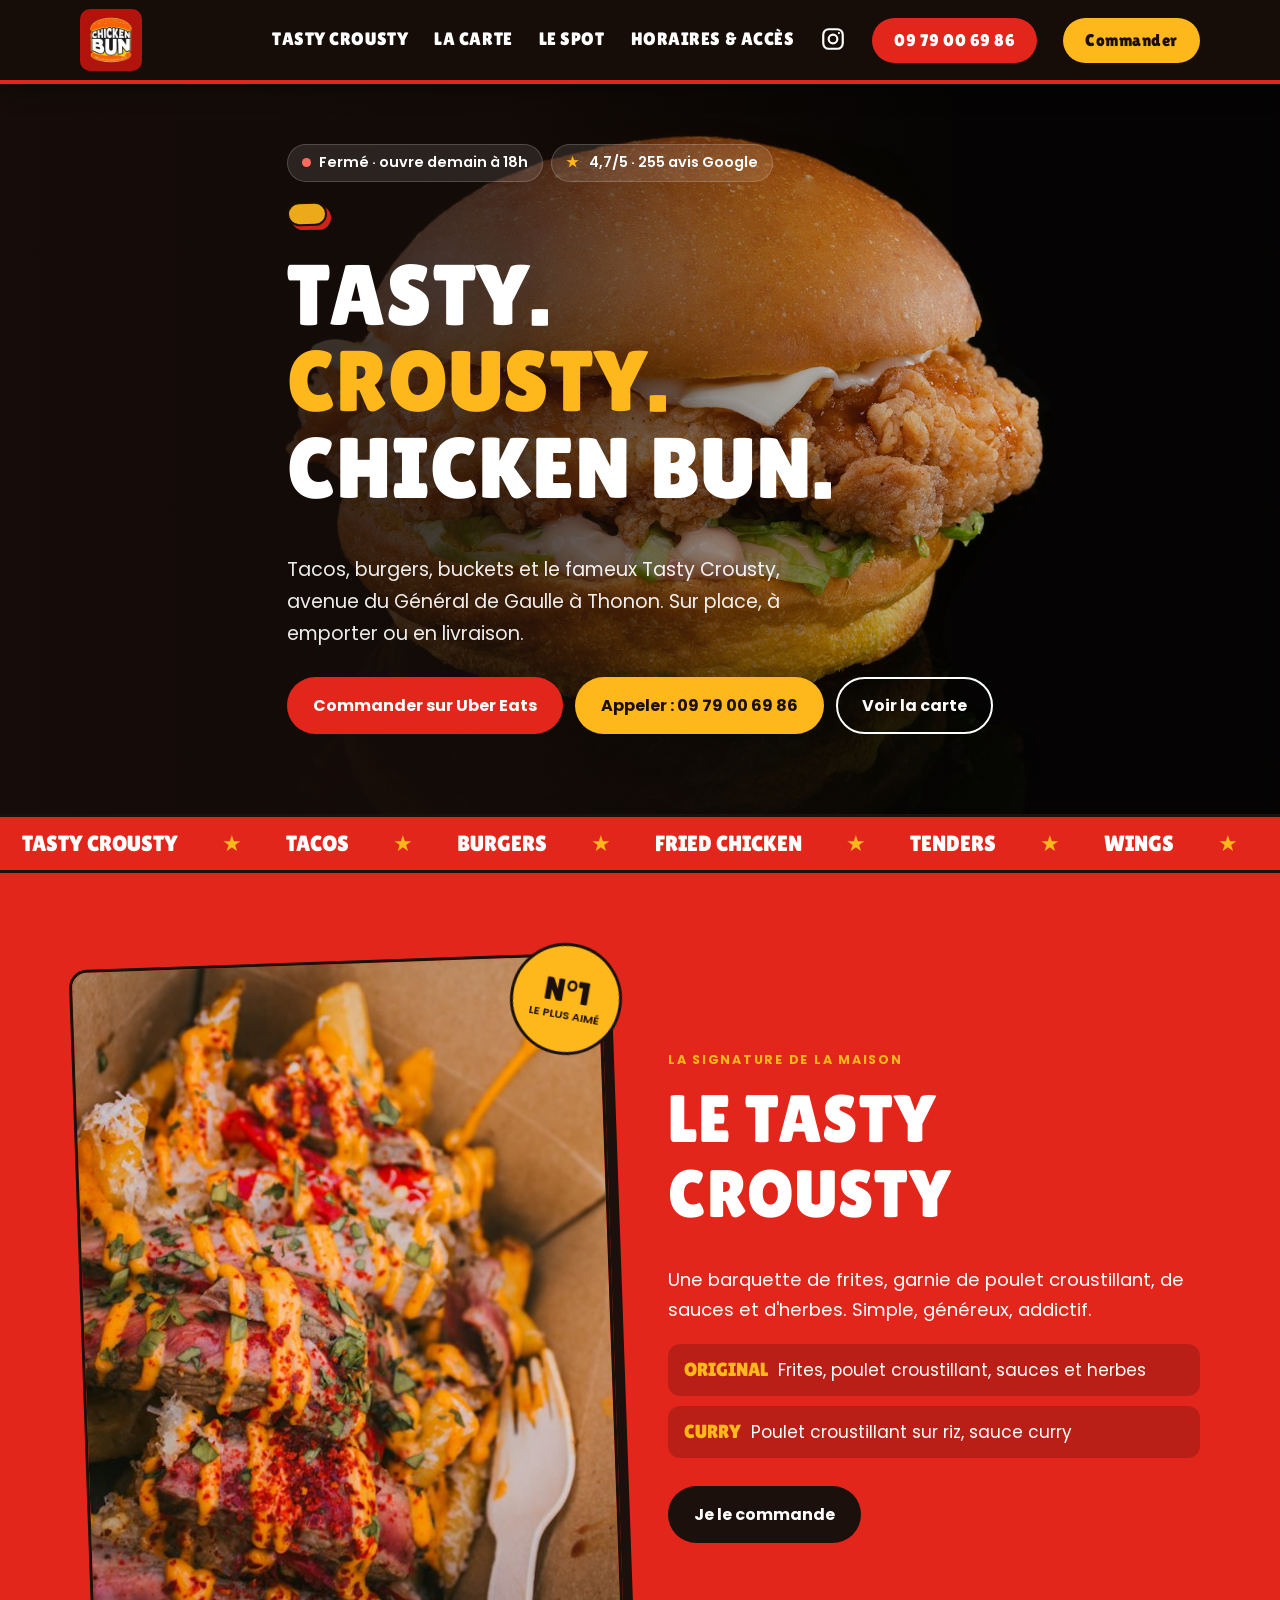
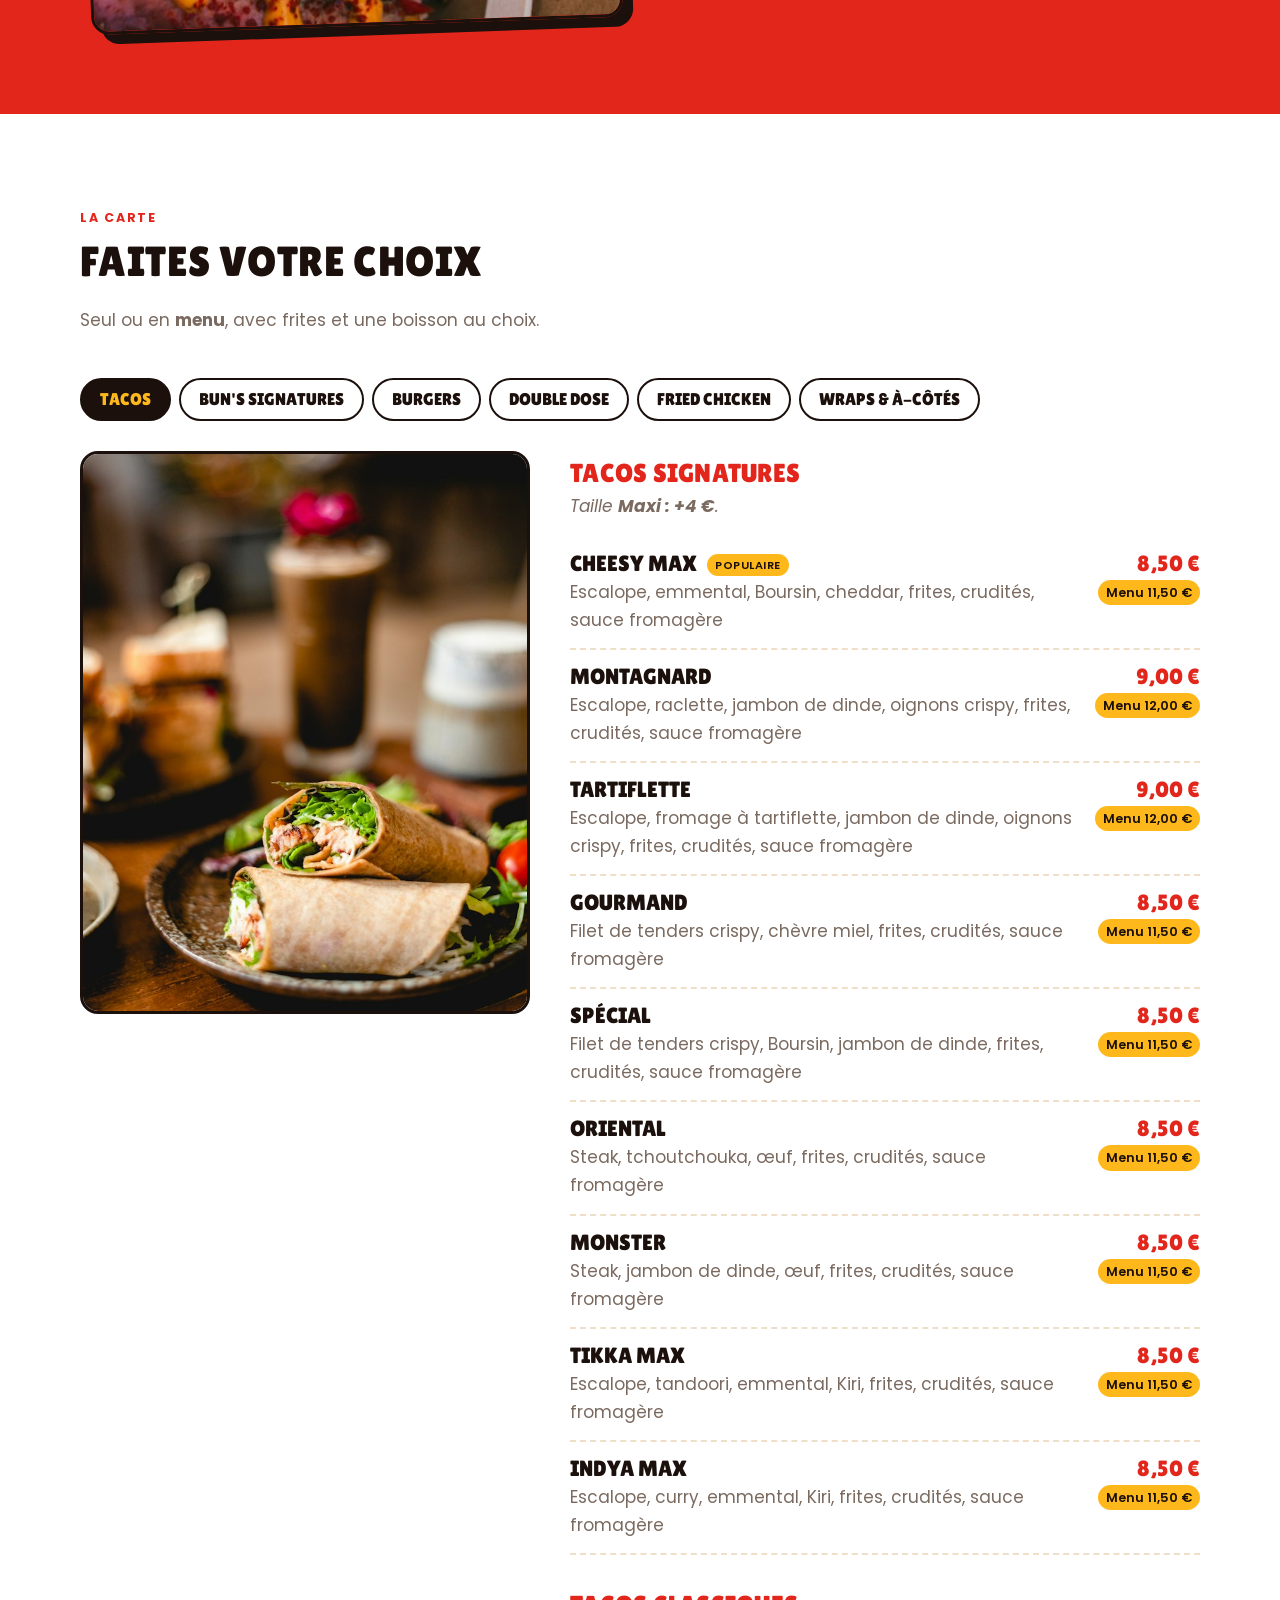
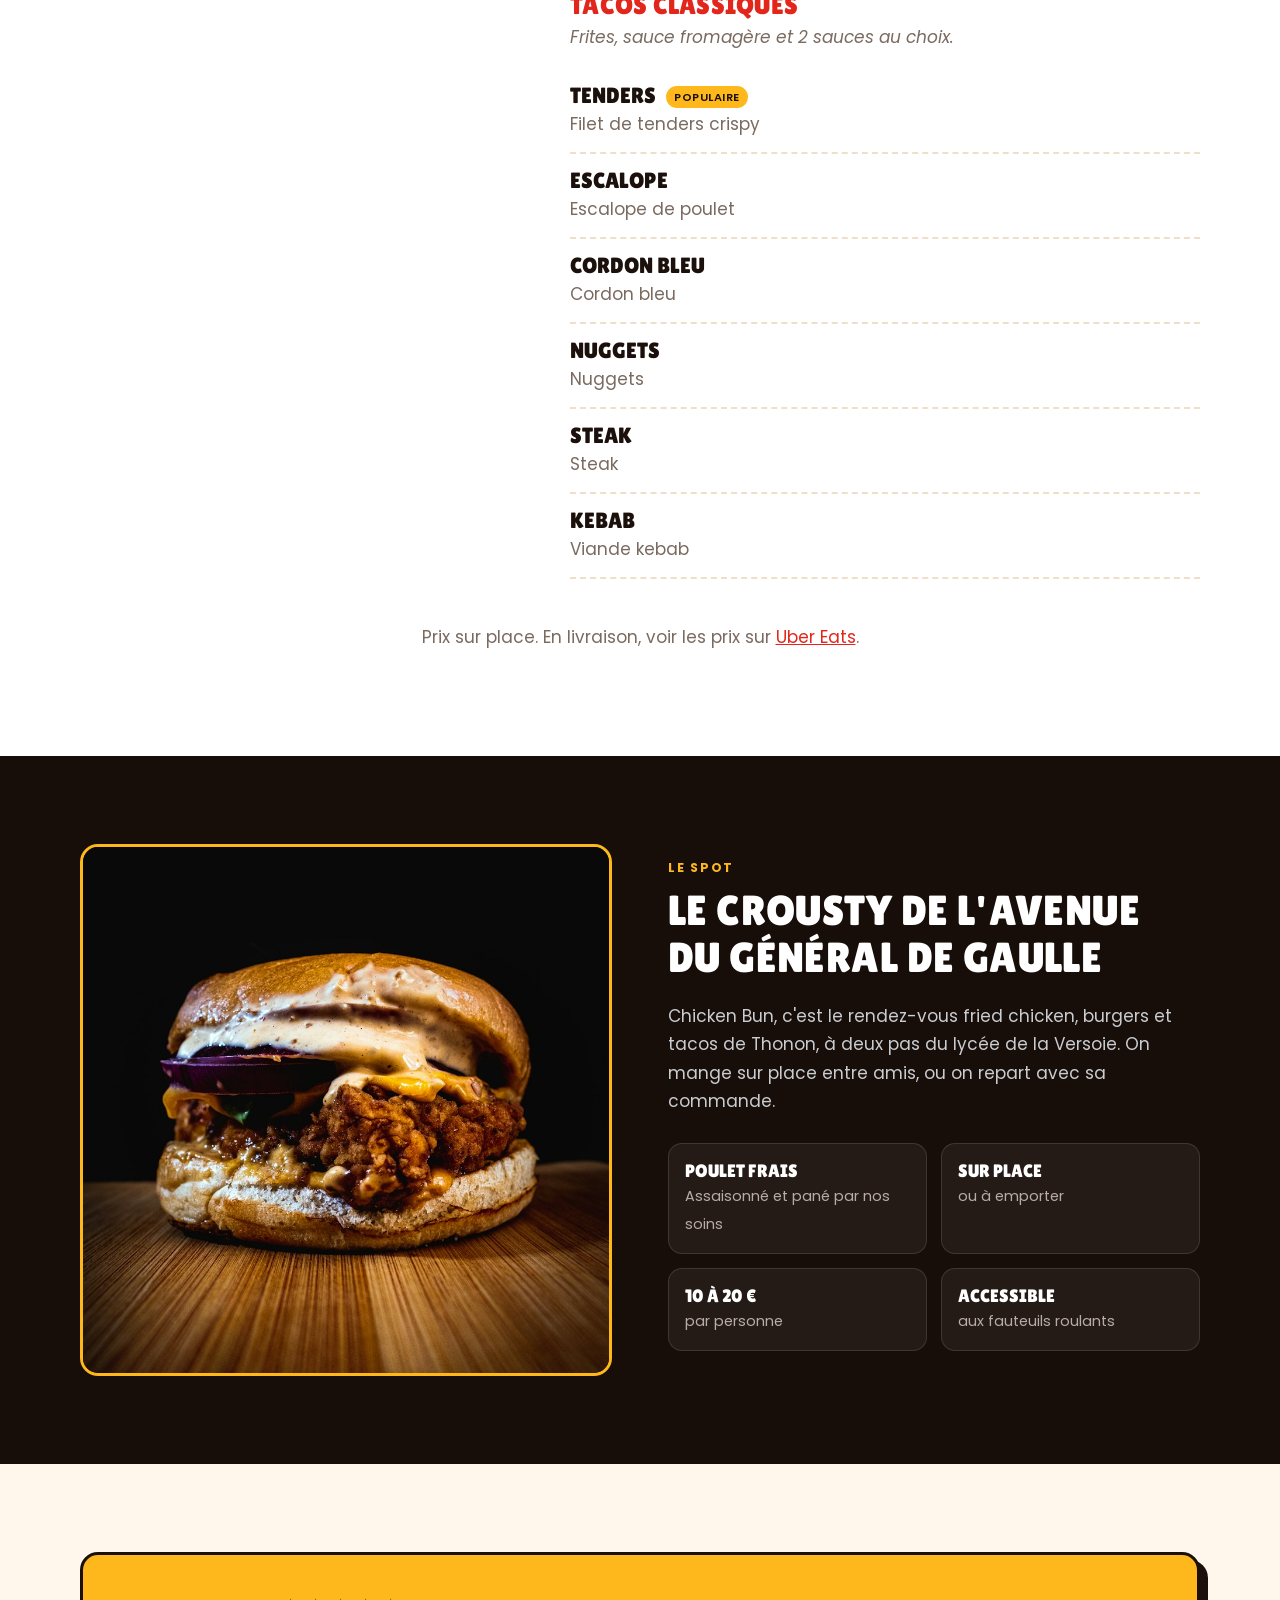
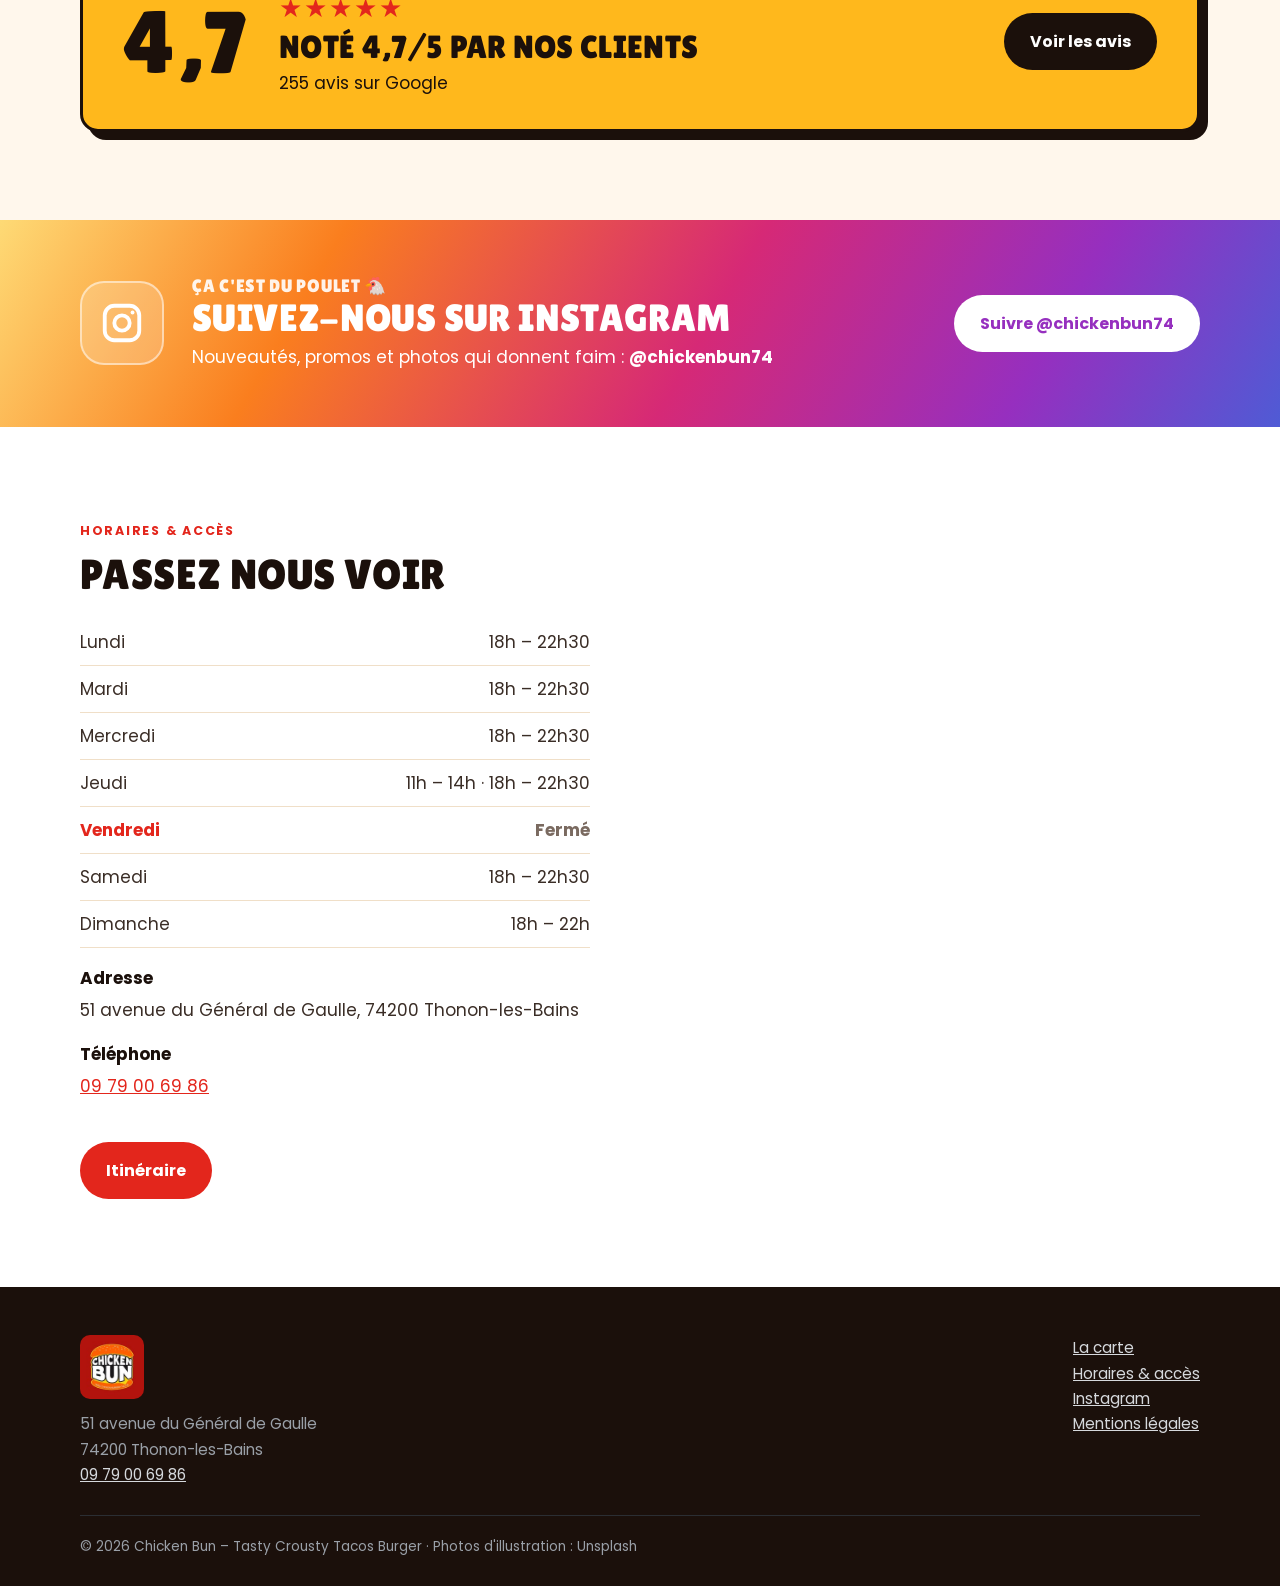
<file: index.html>
<!doctype html>
<html lang="fr">
<head>
  <meta charset="utf-8">
  <meta name="viewport" content="width=device-width, initial-scale=1">
  <title>Chicken Bun – Tacos, burgers et fried chicken à Thonon-les-Bains</title>
  <meta name="description" content="Chicken Bun, restauration rapide au 51 avenue du Général de Gaulle à Thonon-les-Bains : tacos, burgers, poulet croustillant. Sur place ou à emporter. 4,7/5 sur Google.">
  <!-- DÉMO : pas de référencement tant que le client n'a pas validé (retiré par /livrer) -->
  <meta name="robots" content="noindex, nofollow">
  <meta name="theme-color" content="#170d09">
  <link rel="canonical" href="https://poudretv.github.io/chicken-bun/">
  <meta property="og:type" content="website">
  <meta property="og:title" content="Chicken Bun – Thonon-les-Bains">
  <meta property="og:description" content="Tacos, burgers et fried chicken. Sur place ou à emporter.">
  <meta property="og:image" content="https://poudretv.github.io/chicken-bun/img/hero.jpg">
  <meta property="og:locale" content="fr_FR">
  <meta name="twitter:card" content="summary_large_image">
  <link rel="icon" href="img/favicon.svg" type="image/svg+xml">

  <link rel="preconnect" href="https://fonts.googleapis.com">
  <link rel="preconnect" href="https://fonts.gstatic.com" crossorigin>
  <link href="https://fonts.googleapis.com/css2?family=Lilita+One&family=Poppins:wght@400;500;600;700&display=swap" rel="stylesheet">
  <link rel="stylesheet" href="style.css">

  <!-- Infos lues par Google. Horaires et note : complétés par script.js depuis data/infos.json -->
  <script type="application/ld+json" id="ld-json">
  {
    "@context": "https://schema.org",
    "@type": "FastFoodRestaurant",
    "name": "Chicken Bun – Tasty Crousty Tacos Burger",
    "url": "https://poudretv.github.io/chicken-bun/",
    "image": "https://poudretv.github.io/chicken-bun/img/hero.jpg",
    "telephone": "+33979006986",
    "servesCuisine": ["Fried chicken", "Burgers", "Tacos"],
    "priceRange": "10-20 €",
    "sameAs": ["https://www.instagram.com/chickenbun74/", "https://www.ubereats.com/fr/store/chicken-bun/je0n2UGTXL2uMVBDOPB7uw"],
    "address": { "@type": "PostalAddress", "streetAddress": "51 avenue du Général de Gaulle", "postalCode": "74200", "addressLocality": "Thonon-les-Bains", "addressCountry": "FR" }
  }
  </script>
</head>
<body>

<header class="header" id="header">
  <div class="container header__inner">
    <a class="brand" href="#accueil" aria-label="Chicken Bun, retour en haut">
      <!-- Logo provisoire (petite taille) : demander le fichier en haute définition -->
      <img src="img/logo.png" alt="Chicken Bun" width="54" height="54">
    </a>
    <button class="burger" id="burger" aria-expanded="false" aria-controls="nav">Menu</button>
    <nav class="nav" id="nav" aria-label="Navigation principale">
      <a href="#tasty-crousty">Tasty Crousty</a>
      <a href="#carte">La carte</a>
      <a href="#spot">Le spot</a>
      <a href="#horaires">Horaires &amp; accès</a>
      <a data-lien="instagram" href="https://www.instagram.com/chickenbun74/" class="nav__ig" target="_blank" rel="noopener" aria-label="Chicken Bun sur Instagram"><svg width="22" height="22" viewBox="0 0 24 24" fill="none" stroke="currentColor" stroke-width="2" aria-hidden="true"><rect x="3" y="3" width="18" height="18" rx="5"/><circle cx="12" cy="12" r="4"/><circle cx="17.5" cy="6.5" r="1" fill="currentColor" stroke="none"/></svg><span>Instagram</span></a>
      <a data-tel href="tel:+33979006986" class="btn btn--primary nav__tel"><span data-tel-texte>09 79 00 69 86</span></a>
      <a data-lien="uber" href="https://www.ubereats.com/fr/store/chicken-bun/je0n2UGTXL2uMVBDOPB7uw" class="btn btn--accent" target="_blank" rel="noopener">Commander</a>
    </nav>
  </div>
</header>

<main>

  <!-- ===== HAUT DE PAGE ===== -->
  <section class="hero" id="accueil">
    <img class="hero__bg" data-photo="haut_de_page" src="img/hero.jpg" alt="" fetchpriority="high">
    <div class="container">
      <div class="hero__tags">
        <span class="tag" id="status"><span class="status-dot"></span><span id="status-text">Thonon-les-Bains</span></span>
        <span class="tag"><span class="stars" aria-hidden="true">★</span> <span><span data-champ="note_google">4,7</span>/5 · <span data-champ="nombre_avis_google">255</span> avis Google</span></span>
      </div>
      <p class="promo" id="promo" hidden></p>
      <h1>Tasty. <em>Crousty.</em> Chicken Bun.</h1>
      <p>Tacos, burgers, buckets et le fameux Tasty Crousty, avenue du Général de Gaulle à Thonon. Sur place, à emporter ou en livraison.</p>
      <div class="hero__actions">
        <a class="btn btn--primary" data-lien="uber" href="https://www.ubereats.com/fr/store/chicken-bun/je0n2UGTXL2uMVBDOPB7uw" target="_blank" rel="noopener">Commander sur Uber Eats</a>
        <a class="btn btn--accent" data-tel href="tel:+33979006986"><span>Appeler : <span data-tel-texte>09 79 00 69 86</span></span></a>
        <a class="btn btn--ghost" href="#carte">Voir la carte</a>
      </div>
    </div>
  </section>

  <!-- ===== BANDEAU ===== -->
  <div class="ticker" aria-hidden="true">
    <div class="ticker__track">
      <span>Tasty Crousty</span><span>Tacos</span><span>Burgers</span><span>Fried chicken</span><span>Tenders</span><span>Wings</span><span>Buckets</span><span>Sur place</span><span>À emporter</span>
      <span>Tasty Crousty</span><span>Tacos</span><span>Burgers</span><span>Fried chicken</span><span>Tenders</span><span>Wings</span><span>Buckets</span><span>Sur place</span><span>À emporter</span>
    </div>
  </div>

  <!-- ===== LE SIGNATURE ===== -->
  <section class="section signature" id="tasty-crousty">
    <div class="container signature__inner">
      <div class="signature__img reveal">
        <span class="signature__stamp">N°1<small>le plus aimé</small></span>
        <img data-photo="tasty_crousty" src="img/carte/tasty-crousty.jpg" alt="Barquette de frites garnies et nappées de sauce" loading="lazy">
      </div>
      <div class="reveal">
        <span class="kicker">La signature de la maison</span>
        <h2>Le Tasty Crousty</h2>
        <p class="signature__lead">Une barquette de frites, garnie de poulet croustillant, de sauces et d'herbes. Simple, généreux, addictif.</p>
        <ul class="signature__list">
          <li><strong>Original</strong><span>Frites, poulet croustillant, sauces et herbes</span></li>
          <li><strong>Curry</strong><span>Poulet croustillant sur riz, sauce curry</span></li>
        </ul>
        <a class="btn btn--primary" data-lien="uber" href="https://www.ubereats.com/fr/store/chicken-bun/je0n2UGTXL2uMVBDOPB7uw" target="_blank" rel="noopener">Je le commande</a>
      </div>
    </div>
  </section>

  <!-- ===== LA CARTE =====
       Contenu dans data/carte/*.json (modifiable par le client dans l'espace d'administration).
       Prix sur place, jamais ceux d'Uber Eats (majorés). -->
  <section class="section section--alt" id="carte">
    <div class="container">
      <div class="section-head reveal">
        <span class="kicker">La carte</span>
        <h2>Faites votre choix</h2>
        <p>Seul ou en <strong>menu</strong>, avec frites et une boisson au choix.</p>
      </div>

      <div class="menu-tabs" role="tablist" aria-label="Catégories de la carte">
        <button class="menu-tab" role="tab" aria-selected="true" aria-controls="m-tacos" data-photo="carte_tacos">Tacos</button>
        <button class="menu-tab" role="tab" aria-selected="false" aria-controls="m-buns" data-photo="carte_buns">Bun's signatures</button>
        <button class="menu-tab" role="tab" aria-selected="false" aria-controls="m-burgers" data-photo="carte_burgers">Burgers</button>
        <button class="menu-tab" role="tab" aria-selected="false" aria-controls="m-double" data-photo="carte_double_dose">Double dose</button>
        <button class="menu-tab" role="tab" aria-selected="false" aria-controls="m-chicken" data-photo="carte_fried_chicken">Fried chicken</button>
        <button class="menu-tab" role="tab" aria-selected="false" aria-controls="m-autres" data-photo="carte_a_cotes">Wraps &amp; à-côtés</button>
      </div>

      <div class="menu-board">
        <img class="menu-board__img" id="menu-img" src="img/carte/tacos.jpg" alt="" loading="lazy" width="700" height="525">

        <div class="menu-panel" id="m-tacos" role="tabpanel">
          <h3 class="menu-panel__title">Tacos signatures</h3>
          <p class="menu-panel__intro">Taille <strong>Maxi : +<span data-supplement="tacos_maxi">4</span> €</strong>.</p>
          <dl class="menu-list" data-carte="tacos-signatures"></dl>
          <h3 class="menu-panel__title">Tacos classiques</h3>
          <p class="menu-panel__intro">Frites, sauce fromagère et 2 sauces au choix.</p>
          <dl class="menu-list" data-carte="tacos-classiques"></dl>
        </div>

        <div class="menu-panel" id="m-buns" role="tabpanel" hidden>
          <dl class="menu-list" data-carte="buns"></dl>
        </div>

        <div class="menu-panel" id="m-burgers" role="tabpanel" hidden>
          <dl class="menu-list" data-carte="burgers"></dl>
        </div>

        <div class="menu-panel" id="m-double" role="tabpanel" hidden>
          <p class="menu-panel__intro">Deux burgers dans le même menu, <strong>servi avec frites et boisson</strong>.</p>
          <dl class="menu-list" data-carte="double-dose"></dl>
        </div>

        <div class="menu-panel" id="m-chicken" role="tabpanel" hidden>
          <p class="menu-panel__intro">Poulet frais, assaisonné et pané par nos soins.</p>
          <dl class="menu-list" data-carte="fried-chicken"></dl>
          <p class="menu-panel__intro">En menu : <strong>+<span data-supplement="menu_individuel">3</span> €</strong> (frites et boisson), Duo <strong>+<span data-supplement="menu_duo">5</span> €</strong> (2 frites, 2 boissons), Maxi <strong>+<span data-supplement="menu_maxi">6</span> €</strong> (4 frites, 1 grande bouteille).</p>
        </div>

        <div class="menu-panel" id="m-autres" role="tabpanel" hidden>
          <dl class="menu-list" data-carte="a-cotes"></dl>
        </div>
      </div>
      <p class="menu-note">Prix sur place. En livraison, voir les prix sur <a data-lien="uber" href="https://www.ubereats.com/fr/store/chicken-bun/je0n2UGTXL2uMVBDOPB7uw" target="_blank" rel="noopener">Uber Eats</a>.</p>
    </div>
  </section>
  <!-- ===== LE SPOT ===== -->
  <section class="section section--dark" id="spot">
    <div class="container spot">
      <img class="reveal" data-photo="le_spot" src="img/spot.jpg" alt="Burger au poulet croustillant" loading="lazy" width="900" height="900">
      <div class="reveal">
        <span class="kicker">Le spot</span>
        <h2>Le crousty de l'avenue du Général de Gaulle</h2>
        <p>Chicken Bun, c'est le rendez-vous fried chicken, burgers et tacos de Thonon, à deux pas du lycée de la Versoie.
        On mange sur place entre amis, ou on repart avec sa commande.</p>
        <ul class="facts">
          <li><strong>Poulet frais</strong><span>Assaisonné et pané par nos soins</span></li>
          <li><strong>Sur place</strong><span>ou à emporter</span></li>
          <li><strong>10 à 20 €</strong><span>par personne</span></li>
          <li><strong>Accessible</strong><span>aux fauteuils roulants</span></li>
        </ul>
      </div>
    </div>
  </section>

  <!-- ===== AVIS ===== -->
  <section class="section" id="avis">
    <div class="container">
      <div class="rating reveal">
        <div class="rating__score" data-champ="note_google">4,7</div>
        <div>
          <div class="stars" aria-hidden="true">★★★★★</div>
          <h2>Noté <span data-champ="note_google">4,7</span>/5 par nos clients</h2>
          <p><span data-champ="nombre_avis_google">255</span> avis sur Google</p>
          <!-- [[à confirmer : 3 avis réels à afficher, avec l'accord du restaurant]] -->
        </div>
        <a class="btn" href="https://www.google.com/maps/search/?api=1&query=Chicken+Bun+51+avenue+du+G%C3%A9n%C3%A9ral+de+Gaulle+Thonon-les-Bains">Voir les avis</a>
      </div>
    </div>
  </section>

  <!-- ===== INSTAGRAM ===== -->
  <section class="insta" aria-label="Instagram">
    <div class="container insta__inner reveal">
      <div class="insta__icon"><svg width="22" height="22" viewBox="0 0 24 24" fill="none" stroke="currentColor" stroke-width="2" aria-hidden="true"><rect x="3" y="3" width="18" height="18" rx="5"/><circle cx="12" cy="12" r="4"/><circle cx="17.5" cy="6.5" r="1" fill="currentColor" stroke="none"/></svg></div>
      <div>
        <p class="insta__kicker">Ça c'est du poulet 🐔</p>
        <h2>Suivez-nous sur Instagram</h2>
        <p>Nouveautés, promos et photos qui donnent faim : <strong>@chickenbun74</strong></p>
      </div>
      <a class="btn" data-lien="instagram" href="https://www.instagram.com/chickenbun74/" target="_blank" rel="noopener">Suivre @chickenbun74</a>
    </div>
  </section>

  <!-- ===== HORAIRES + ACCÈS ===== -->
  <section class="section section--alt" id="horaires">
    <div class="container contact">
      <div class="infos reveal">
        <span class="kicker">Horaires &amp; accès</span>
        <h2>Passez nous voir</h2>
        <table class="hours" id="hours" aria-label="Horaires d'ouverture"></table>
        <p class="hours-msg" id="hours-msg" hidden></p>
        <dl>
          <dt>Adresse</dt>
          <dd>51 avenue du Général de Gaulle, 74200 Thonon-les-Bains</dd>
          <dt>Téléphone</dt>
          <dd><a data-tel href="tel:+33979006986"><span data-tel-texte>09 79 00 69 86</span></a></dd>
        </dl>
        <a class="btn btn--primary" href="https://www.google.com/maps/dir/?api=1&destination=51+avenue+du+G%C3%A9n%C3%A9ral+de+Gaulle+74200+Thonon-les-Bains">Itinéraire</a>
      </div>
      <iframe class="map reveal" style="height:100%;min-height:380px;margin:0" title="Plan d'accès à Chicken Bun" loading="lazy"
        src="https://www.google.com/maps?q=Chicken+Bun,+51+avenue+du+G%C3%A9n%C3%A9ral+de+Gaulle,+74200+Thonon-les-Bains&output=embed"></iframe>
    </div>
  </section>

</main>

<footer class="footer">
  <div class="container">
    <div class="footer__inner">
      <div>
        <img src="img/logo.png" alt="Chicken Bun" width="64" height="64" loading="lazy">
        51 avenue du Général de Gaulle<br>74200 Thonon-les-Bains<br><a data-tel href="tel:+33979006986"><span data-tel-texte>09 79 00 69 86</span></a>
      </div>
      <div><a href="#carte">La carte</a><br><a href="#horaires">Horaires &amp; accès</a><br><a data-lien="instagram" href="https://www.instagram.com/chickenbun74/" target="_blank" rel="noopener">Instagram</a><br><a href="mentions-legales.html">Mentions légales</a></div>
    </div>
    <div class="footer__bottom">© <span id="year">2026</span> Chicken Bun – Tasty Crousty Tacos Burger · Photos d'illustration : Unsplash</div>
  </div>
</footer>

<div class="mobile-bar">
  <a data-tel href="tel:+33979006986">Appeler</a>
  <a href="https://www.google.com/maps/dir/?api=1&destination=51+avenue+du+G%C3%A9n%C3%A9ral+de+Gaulle+74200+Thonon-les-Bains">Itinéraire</a>
</div>

<script src="script.js"></script>
</body>
</html>
</file>
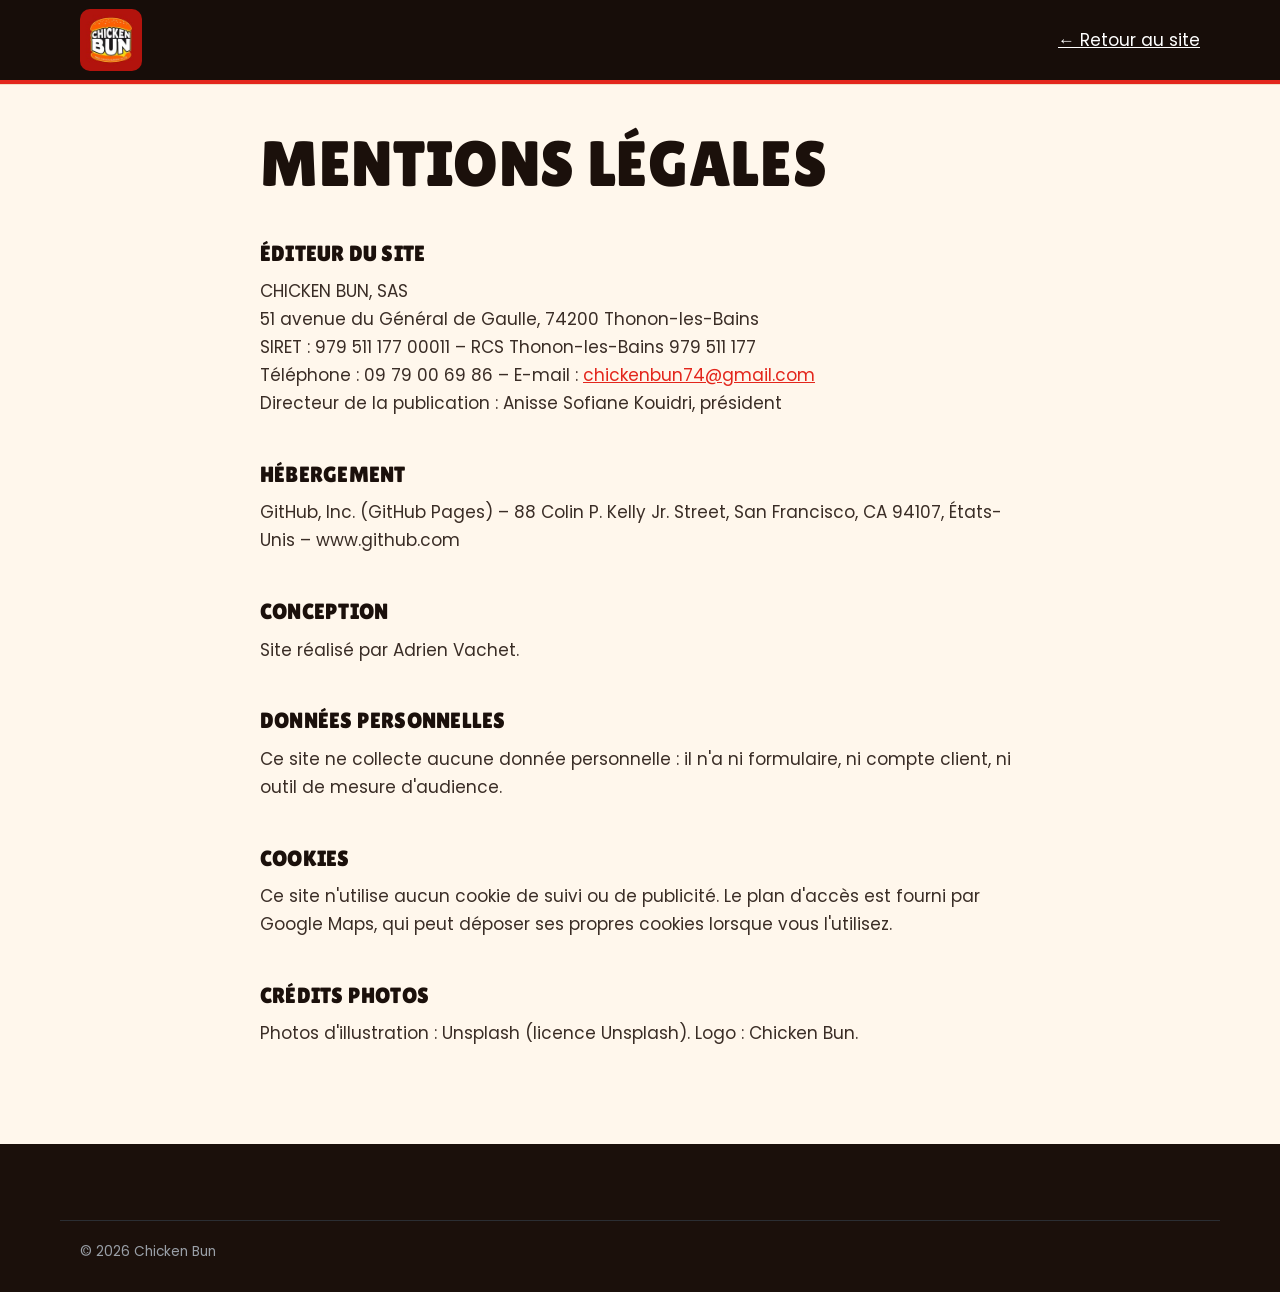
<file: mentions-legales.html>
<!doctype html>
<html lang="fr">
<head>
  <meta charset="utf-8">
  <meta name="viewport" content="width=device-width, initial-scale=1">
  <title>Mentions légales – Chicken Bun</title>
  <meta name="robots" content="noindex">
  <link rel="icon" href="img/favicon.svg" type="image/svg+xml">
  <link rel="preconnect" href="https://fonts.googleapis.com">
  <link rel="preconnect" href="https://fonts.gstatic.com" crossorigin>
  <link href="https://fonts.googleapis.com/css2?family=Lilita+One&family=Poppins:wght@400;500;600;700&display=swap" rel="stylesheet">
  <link rel="stylesheet" href="style.css">
</head>
<body class="simple">
<header class="header is-solid" id="header">
  <div class="container header__inner">
    <a class="brand" href="./"><img src="img/logo.png" alt="Chicken Bun" width="54" height="54"></a>
    <a href="./" style="color:#fff">← Retour au site</a>
  </div>
</header>

<main class="container page">
  <h1>Mentions légales</h1>

  <h2>Éditeur du site</h2>
  <p>CHICKEN BUN, SAS<!-- [[à confirmer : capital social]] --><br>
  51 avenue du Général de Gaulle, 74200 Thonon-les-Bains<br>
  SIRET : 979 511 177 00011 – RCS Thonon-les-Bains 979 511 177<br>
  Téléphone : 09 79 00 69 86 – E-mail : <a href="mailto:chickenbun74@gmail.com">chickenbun74@gmail.com</a><br>
  Directeur de la publication : Anisse Sofiane Kouidri, président</p>

  <h2>Hébergement</h2>
  <p>GitHub, Inc. (GitHub Pages) – 88 Colin P. Kelly Jr. Street, San Francisco, CA 94107, États-Unis – www.github.com</p>

  <h2>Conception</h2>
  <p>Site réalisé par Adrien Vachet.</p>

  <h2>Données personnelles</h2>
  <p>Ce site ne collecte aucune donnée personnelle : il n'a ni formulaire, ni compte client, ni outil de mesure d'audience.</p>

  <h2>Cookies</h2>
  <p>Ce site n'utilise aucun cookie de suivi ou de publicité. Le plan d'accès est fourni par Google Maps,
  qui peut déposer ses propres cookies lorsque vous l'utilisez.</p>

  <h2>Crédits photos</h2>
  <p>Photos d'illustration : Unsplash (licence Unsplash). Logo : Chicken Bun.</p>
</main>

<footer class="footer">
  <div class="container footer__bottom">© <span id="year">2026</span> Chicken Bun</div>
</footer>
<script src="script.js"></script>
</body>
</html>
</file>
<file: style.css>
/* ============================================================
   Chicken Bun – Thonon-les-Bains
   Couleurs reprises du logo : rouge, orange, jaune du pain.
   Styles propres au client à la fin du fichier.
   ============================================================ */

:root {
  /* --- Identité du client --- */
  --brand: #e3261c;          /* rouge du logo */
  --brand-dark: #b8170f;
  --accent: #ffb81c;         /* jaune / orange du pain */
  --font-title: "Lilita One", "Arial Black", sans-serif;
  --font-body: "Poppins", Arial, sans-serif;
  --radius: 18px;

  /* --- Neutres --- */
  --ink: #1b100b;
  --text: #3a2d26;
  --muted: #7a6a60;
  --bg: #fff7ec;
  --bg-2: #ffeed6;
  --white: #ffffff;
  --line: #f0dfc8;
  --dark: #170d09;
  --shadow: 0 10px 30px rgba(0, 0, 0, .07);
  --shadow-lg: 0 20px 50px rgba(0, 0, 0, .16);
  --max: 1160px;
  --header-h: 72px;
}

* { box-sizing: border-box; }
html { scroll-behavior: smooth; scroll-padding-top: calc(var(--header-h) + 12px); }
body {
  margin: 0;
  font-family: var(--font-body);
  font-size: 17px;
  line-height: 1.65;
  color: var(--text);
  background: var(--bg);
  -webkit-font-smoothing: antialiased;
}
img { display: block; max-width: 100%; height: auto; }
a { color: var(--brand); }
a:hover { color: var(--brand-dark); }
h1, h2, h3 { font-family: var(--font-title); color: var(--ink); line-height: 1.12; margin: 0 0 .5em; }
h1 { font-size: clamp(2.3rem, 5.5vw, 4rem); font-weight: 700; letter-spacing: -.02em; }
h2 { font-size: clamp(1.8rem, 3.6vw, 2.6rem); font-weight: 700; letter-spacing: -.01em; }
h3 { font-size: 1.2rem; font-weight: 700; }
p { margin: 0 0 1em; }

.container { max-width: var(--max); margin: 0 auto; padding: 0 20px; }
.section { padding: 88px 0; }
.section--alt { background: var(--white); }
.section--dark { background: var(--dark); color: #c9ccd1; }
.section--dark h2, .section--dark h3 { color: #fff; }
.kicker {
  display: inline-block;
  font-size: .78rem; font-weight: 700;
  text-transform: uppercase; letter-spacing: .14em;
  color: var(--brand);
  margin-bottom: 10px;
}
.section--dark .kicker { color: var(--accent); }
.section-head { max-width: 640px; margin-bottom: 44px; }
.section-head p { color: var(--muted); }
.section--dark .section-head p { color: #9aa0a8; }

/* ---------- Boutons ---------- */
.btn {
  display: inline-flex; align-items: center; justify-content: center; gap: 8px;
  padding: 14px 24px; border-radius: 999px; border: 2px solid transparent;
  font: 600 1rem var(--font-body); text-decoration: none; cursor: pointer;
  transition: background .2s, color .2s, transform .2s;
}
.btn:hover { transform: translateY(-1px); }
.btn--primary { background: var(--brand); color: #fff; }
.btn--primary:hover { background: var(--brand-dark); color: #fff; }
.btn--ghost { border-color: currentColor; color: #fff; }
.btn--ghost:hover { background: #fff; color: var(--ink); }

/* ---------- En-tête ---------- */
.header {
  position: fixed; inset: 0 0 auto; z-index: 50; height: var(--header-h);
  color: #fff; transition: background .25s, box-shadow .25s, color .25s;
}
.header.is-solid, body.menu-open .header { background: var(--white); color: var(--ink); box-shadow: 0 1px 0 var(--line); }
.header__inner { height: 100%; display: flex; align-items: center; justify-content: space-between; gap: 20px; }
.brand { font: 700 1.25rem var(--font-title); color: inherit; text-decoration: none; }
.brand img { max-height: 44px; width: auto; }
.nav { display: flex; align-items: center; gap: 28px; }
.nav a { color: inherit; text-decoration: none; font-weight: 500; }
.nav a:hover { color: var(--brand); }
.nav .btn { color: #fff; padding: 10px 18px; }
.burger { display: none; background: none; border: 0; color: inherit; font: 600 1rem var(--font-body); cursor: pointer; }

/* ---------- Haut de page ---------- */
.hero {
  position: relative; min-height: 88vh; display: flex; align-items: flex-end;
  padding: calc(var(--header-h) + 60px) 0 80px; color: #fff; overflow: hidden;
  isolation: isolate; /* garde la photo derrière le texte, même avec un fond de couleur */
}
.hero__bg { position: absolute; inset: 0; z-index: -2; width: 100%; height: 100%; object-fit: cover; }
.hero::before {
  content: ""; position: absolute; inset: 0; z-index: -1;
  background: linear-gradient(180deg, rgba(0,0,0,.35) 0%, rgba(0,0,0,.15) 40%, rgba(0,0,0,.7) 100%);
}
.hero h1 { color: #fff; max-width: 14ch; }
.hero p { font-size: 1.2rem; max-width: 560px; opacity: .92; }
.hero__actions { display: flex; flex-wrap: wrap; gap: 12px; margin-top: 28px; }
.hero__rating { display: inline-flex; align-items: center; gap: 8px; margin-bottom: 18px; font-weight: 600; }
.stars { color: var(--accent); letter-spacing: 2px; }

/* ---------- Atouts (bandeau sous le haut de page) ---------- */
.perks { background: var(--white); border-bottom: 1px solid var(--line); }
.perks__list { display: grid; grid-template-columns: repeat(auto-fit, minmax(200px, 1fr)); gap: 0; margin: 0; padding: 0; list-style: none; }
.perks__list li { padding: 26px 20px; border-left: 1px solid var(--line); }
.perks__list li:first-child { border-left: 0; }
.perks__list strong { display: block; font: 700 1.05rem var(--font-title); color: var(--ink); }
.perks__list span { color: var(--muted); font-size: .95rem; }

/* ---------- Services ---------- */
.cards { display: grid; grid-template-columns: repeat(auto-fit, minmax(260px, 1fr)); gap: 22px; }
.card {
  background: var(--white); border: 1px solid var(--line); border-radius: var(--radius);
  padding: 28px; box-shadow: var(--shadow); display: flex; flex-direction: column;
}
.card__icon {
  width: 48px; height: 48px; border-radius: 12px; display: grid; place-items: center;
  background: color-mix(in srgb, var(--brand) 12%, transparent); color: var(--brand); margin-bottom: 18px;
}
.card p { color: var(--muted); flex: 1; }
.card__price { font-weight: 700; color: var(--ink); }

/* ---------- À propos ---------- */
.about { display: grid; grid-template-columns: 1fr 1fr; gap: 56px; align-items: center; }
.about img { border-radius: var(--radius); box-shadow: var(--shadow-lg); aspect-ratio: 4 / 5; object-fit: cover; width: 100%; }
.about ul { padding-left: 1.2em; }

/* ---------- Galerie ---------- */
.gallery { display: grid; grid-template-columns: repeat(auto-fill, minmax(220px, 1fr)); gap: 12px; }
.gallery a { display: block; border-radius: 10px; overflow: hidden; }
.gallery img { width: 100%; aspect-ratio: 1; object-fit: cover; transition: transform .4s; }
.gallery a:hover img { transform: scale(1.04); }
.lightbox {
  position: fixed; inset: 0; z-index: 100; background: rgba(0,0,0,.88);
  display: none; place-items: center; padding: 20px;
}
.lightbox.open { display: grid; }
.lightbox img { max-height: 88vh; border-radius: 8px; }

/* ---------- Avis ---------- */
.reviews { display: grid; grid-template-columns: repeat(auto-fit, minmax(260px, 1fr)); gap: 20px; }
.review { background: rgba(255,255,255,.05); border: 1px solid rgba(255,255,255,.1); border-radius: var(--radius); padding: 26px; margin: 0; }
.review p { color: #e6e8eb; }
.review footer { color: #9aa0a8; font-size: .92rem; }

/* ---------- Infos pratiques + contact ---------- */
.contact { display: grid; grid-template-columns: 1fr 1.1fr; gap: 48px; }
.infos dl { margin: 0 0 24px; }
.infos dt { font-weight: 700; color: var(--ink); margin-top: 16px; }
.infos dd { margin: 4px 0 0; }
.hours { width: 100%; border-collapse: collapse; }
.hours td { padding: 6px 0; border-bottom: 1px solid var(--line); }
.hours td:last-child { text-align: right; }
.map { width: 100%; height: 260px; border: 0; border-radius: var(--radius); margin-top: 12px; }
.form { background: var(--white); border: 1px solid var(--line); border-radius: var(--radius); padding: 30px; box-shadow: var(--shadow); display: grid; gap: 16px; }
.form label { display: grid; gap: 6px; font-weight: 600; font-size: .95rem; color: var(--ink); }
.form input, .form textarea, .form select {
  font: inherit; padding: 12px 14px; border: 1px solid var(--line); border-radius: 10px; background: var(--bg);
}
.form input:focus, .form textarea:focus { outline: 2px solid var(--brand); outline-offset: 1px; }
.form .consent { display: flex; gap: 10px; align-items: flex-start; font-weight: 400; color: var(--muted); }
.form .consent input { margin-top: 5px; }
.form__msg { margin: 0; font-weight: 600; color: #b42318; }
.form__msg.ok { color: var(--brand); }
.hidden { display: none; }

/* ---------- Pied de page ---------- */
.footer { background: var(--dark); color: #9aa0a8; padding: 48px 0 28px; font-size: .95rem; }
.footer a { color: #d6d9dd; }
.footer__inner { display: flex; flex-wrap: wrap; justify-content: space-between; gap: 20px; }
.footer__bottom { border-top: 1px solid #2b2e33; margin-top: 28px; padding-top: 20px; font-size: .85rem; }

/* ---------- Barre d'action mobile (Appeler / Itinéraire) ---------- */
.mobile-bar { display: none; }

/* ---------- Pages simples (mentions légales, 404) ---------- */
.page { padding: calc(var(--header-h) + 48px) 0 80px; max-width: 760px; }
.page h2 { font-size: 1.4rem; margin-top: 2em; }
body.simple .header { background: var(--white); color: var(--ink); box-shadow: 0 1px 0 var(--line); }

/* ---------- Apparition au défilement ---------- */
.reveal { opacity: 0; transform: translateY(18px); transition: opacity .7s, transform .7s; }
.reveal.is-visible { opacity: 1; transform: none; }
@media (prefers-reduced-motion: reduce) {
  html { scroll-behavior: auto; }
  .reveal { opacity: 1; transform: none; transition: none; }
}

/* ---------- Mobile ---------- */
@media (max-width: 860px) {
  .section { padding: 64px 0; }
  .burger { display: block; }
  .nav {
    position: fixed; inset: var(--header-h) 0 auto; background: var(--white); color: var(--ink);
    flex-direction: column; align-items: stretch; gap: 0; padding: 8px 20px 20px;
    box-shadow: 0 12px 24px rgba(0,0,0,.08); display: none;
  }
  body.menu-open .nav { display: flex; }
  .nav a { padding: 14px 0; border-bottom: 1px solid var(--line); }
  .nav .btn { margin-top: 14px; border: 0; }
  .about, .contact { grid-template-columns: 1fr; gap: 32px; }
  .perks__list li { border-left: 0; border-top: 1px solid var(--line); }
  .perks__list li:first-child { border-top: 0; }
  .mobile-bar {
    display: grid; grid-template-columns: 1fr 1fr; position: fixed; inset: auto 0 0; z-index: 40;
    background: var(--white); box-shadow: 0 -4px 16px rgba(0,0,0,.08);
  }
  .mobile-bar a { padding: 14px; text-align: center; font-weight: 700; text-decoration: none; }
  .mobile-bar a:first-child { background: var(--brand); color: #fff; }
  body { padding-bottom: 52px; }
}

/* ============================================================
   Styles propres à Chicken Bun
   ============================================================ */

/* Lilita One n'existe qu'en une graisse : pas de faux gras */
h1, h2, h3, .brand, .perks__list strong { font-weight: 400; letter-spacing: .01em; }
h1 { text-transform: uppercase; line-height: 1; }
h2 { text-transform: uppercase; }

.btn { font-weight: 700; }
.btn--accent { background: var(--accent); color: var(--ink); }
.btn--accent:hover { background: #ffc94d; color: var(--ink); }

/* En-tête : logo rond */
.brand img { max-height: 54px; border-radius: 10px; }
.header { color: #fff; }
.header.is-solid { background: var(--dark); color: #fff; box-shadow: none; }
body.menu-open .header { background: var(--dark); color: #fff; }
.nav a:hover { color: var(--accent); }

/* Haut de page : texte à gauche sur fond noir de la photo */
.hero { align-items: center; background: var(--dark); }
.hero__bg { object-position: 70% center; }
.hero::before { background: linear-gradient(90deg, rgba(23,13,9,.95) 0%, rgba(23,13,9,.75) 40%, rgba(23,13,9,.1) 75%); }
.hero h1 { max-width: 11ch; font-size: clamp(2.8rem, 7vw, 5.4rem); }
.hero h1 em { font-style: normal; color: var(--accent); }
.hero__tags { display: flex; flex-wrap: wrap; gap: 8px; margin-bottom: 20px; }
.tag {
  display: inline-flex; align-items: center; gap: 8px; padding: 6px 14px; border-radius: 999px;
  background: rgba(255,255,255,.1); border: 1px solid rgba(255,255,255,.18); font-size: .9rem; font-weight: 600;
}
.status-dot { width: 9px; height: 9px; border-radius: 50%; background: #9a8f88; }
.is-open .status-dot { background: #3ddc84; box-shadow: 0 0 0 4px rgba(61,220,132,.2); }
.is-closed .status-dot { background: #ff6b5e; }

/* Bandeau rouge qui défile */
.ticker { background: var(--brand); color: #fff; overflow: hidden; white-space: nowrap; border-block: 3px solid var(--ink); }
.ticker__track { display: inline-flex; animation: ticker 28s linear infinite; }
.ticker span { font: 1.35rem var(--font-title); text-transform: uppercase; padding: 14px 22px; }
.ticker span::after { content: "★"; color: var(--accent); margin-left: 44px; }
@keyframes ticker { to { transform: translateX(-50%); } }
@media (prefers-reduced-motion: reduce) { .ticker__track { animation: none; } }

/* La carte : cartes avec photo */
.menu-grid { display: grid; grid-template-columns: repeat(auto-fill, minmax(250px, 1fr)); gap: 22px; }
.dish {
  position: relative; background: var(--white); border-radius: var(--radius); overflow: hidden;
  box-shadow: var(--shadow); border: 2px solid var(--ink); transition: transform .25s, box-shadow .25s;
}
.dish:hover { transform: translateY(-4px) rotate(-.4deg); box-shadow: 6px 8px 0 var(--ink); }
.dish img { width: 100%; aspect-ratio: 4 / 3; object-fit: cover; }
.dish__body { padding: 18px 20px 22px; }
.dish h3 { font-size: 1.5rem; text-transform: uppercase; margin-bottom: .25em; color: var(--brand); }
.dish p { color: var(--muted); margin: 0; font-size: .95rem; }
.dish__badge {
  position: absolute; top: 14px; left: 14px; background: var(--accent); color: var(--ink);
  font: .85rem var(--font-title); text-transform: uppercase; padding: 5px 12px; border-radius: 999px; border: 2px solid var(--ink);
}
.menu-note { margin-top: 28px; text-align: center; color: var(--muted); }

/* Le spot */
.spot { display: grid; grid-template-columns: 1fr 1fr; gap: 56px; align-items: center; }
.spot img { border-radius: var(--radius); aspect-ratio: 1; object-fit: cover; width: 100%; border: 3px solid var(--accent); }
.facts { display: grid; grid-template-columns: 1fr 1fr; gap: 14px; margin-top: 28px; padding: 0; list-style: none; }
.facts li { background: rgba(255,255,255,.06); border: 1px solid rgba(255,255,255,.12); border-radius: 14px; padding: 16px; }
.facts strong { display: block; color: #fff; font: 1.15rem var(--font-title); text-transform: uppercase; }
.facts span { font-size: .9rem; color: #b9aca4; }

/* Avis Google */
.rating { display: grid; grid-template-columns: auto 1fr auto; gap: 32px; align-items: center; background: var(--accent); border: 3px solid var(--ink); border-radius: var(--radius); padding: 32px 40px; box-shadow: 8px 8px 0 var(--ink); }
.rating__score { font: clamp(3.5rem, 8vw, 5.5rem) var(--font-title); color: var(--ink); line-height: 1; }
.rating .stars { color: var(--brand); font-size: 1.6rem; }
.rating h2 { margin: 0; font-size: clamp(1.4rem, 3vw, 2rem); }
.rating p { margin: 4px 0 0; color: var(--ink); }
.rating .btn { background: var(--ink); color: #fff; }

/* Horaires : jour en cours mis en avant */
.hours td { padding: 9px 0; }
.hours tr.today td { color: var(--brand); font-weight: 700; }
.hours tr.closed td:last-child { color: var(--muted); }
.infos .btn { margin-top: 18px; }

/* Pied de page */
.footer { background: var(--ink); }
.footer img { border-radius: 10px; margin-bottom: 12px; }

@media (max-width: 860px) {
  .hero::before { background: linear-gradient(180deg, rgba(23,13,9,.55) 0%, rgba(23,13,9,.85) 55%, rgba(23,13,9,.97) 100%); }
  .hero { align-items: flex-end; }
  .spot { grid-template-columns: 1fr; gap: 32px; }
  .rating { grid-template-columns: 1fr; text-align: center; gap: 12px; padding: 28px 22px; }
  .nav { background: var(--dark); color: #fff; }
  .nav a { border-color: rgba(255,255,255,.12); }
}

body.simple .header { background: var(--dark); color: #fff; }
body.simple .header a { color: #fff; }

/* Le Tasty Crousty (plat signature) */
.signature { background: var(--brand); color: #fff; overflow: hidden; }
.signature h2 { color: #fff; font-size: clamp(2.4rem, 6vw, 4.2rem); }
.signature .kicker { color: var(--accent); }
.signature__inner { display: grid; grid-template-columns: 1fr 1fr; gap: 56px; align-items: center; }
.signature__img { position: relative; }
.signature__img img { border-radius: var(--radius); border: 3px solid var(--ink); box-shadow: 10px 10px 0 var(--ink); transform: rotate(-2deg); width: 100%; }
.signature__stamp {
  position: absolute; z-index: 1; top: -18px; right: -10px; width: 112px; height: 112px; border-radius: 50%;
  display: grid; place-content: center; text-align: center; background: var(--accent); color: var(--ink);
  border: 3px solid var(--ink); font: 2rem var(--font-title); line-height: 1; transform: rotate(10deg);
}
.signature__stamp small { font: 600 .7rem var(--font-body); text-transform: uppercase; }
.signature__lead { font-size: 1.15rem; }
.signature__list { list-style: none; padding: 0; margin: 0 0 28px; display: grid; gap: 10px; }
.signature__list li { background: rgba(0,0,0,.18); border-radius: 12px; padding: 12px 16px; }
.signature__list strong { font: 1.2rem var(--font-title); text-transform: uppercase; color: var(--accent); margin-right: 10px; }
.signature .btn--primary { background: var(--ink); }
.signature .btn--primary:hover { background: #000; }

/* La carte : onglets + liste */
.menu-tabs { display: flex; gap: 8px; overflow-x: auto; padding-bottom: 6px; margin-bottom: 24px; scrollbar-width: thin; }
.menu-tab {
  flex: none; font: 1.05rem var(--font-title); text-transform: uppercase; padding: 10px 18px; border-radius: 999px;
  border: 2px solid var(--ink); background: var(--white); color: var(--ink); cursor: pointer;
}
.menu-tab[aria-selected="true"] { background: var(--ink); color: var(--accent); }
.menu-board { display: grid; grid-template-columns: 5fr 7fr; gap: 40px; align-items: start; }
.menu-board__img { width: 100%; aspect-ratio: 4 / 5; object-fit: cover; border-radius: var(--radius); border: 3px solid var(--ink); position: sticky; top: calc(var(--header-h) + 20px); }
.menu-panel__intro { color: var(--muted); font-style: italic; }
.menu-list { margin: 0 0 16px; }
.menu-list > div { padding: 14px 0; border-bottom: 2px dashed var(--line); }
.menu-list dt { font: 1.35rem var(--font-title); text-transform: uppercase; color: var(--ink); }
.menu-list dt em {
  font: 600 .7rem var(--font-body); font-style: normal; text-transform: uppercase; letter-spacing: .05em;
  background: var(--accent); color: var(--ink); padding: 3px 8px; border-radius: 999px; vertical-align: middle; margin-left: 6px;
}
.menu-list dt em.hot { background: var(--brand); color: #fff; }
.menu-list dd { margin: 2px 0 0; color: var(--muted); }

@media (max-width: 860px) {
  .signature__inner, .menu-board { grid-template-columns: 1fr; gap: 32px; }
  .menu-board__img { position: static; aspect-ratio: 16 / 9; }
  .signature__stamp { width: 92px; height: 92px; font-size: 1.6rem; right: 0; }
}.signature__img img { aspect-ratio: 4 / 5; object-fit: cover; }
@media (max-width: 860px) { .signature__img img { aspect-ratio: 4 / 3; } }

/* Carte : prix à droite de chaque plat */
.menu-list > div { display: grid; grid-template-columns: 1fr auto; column-gap: 16px; align-items: start; }
.menu-list dt, .menu-list dd { grid-column: 1; }
.menu-list .price { grid-column: 2; grid-row: 1 / span 2; text-align: right; white-space: nowrap; }
.price b { display: block; font: 1.35rem var(--font-title); color: var(--brand); }
.price small { display: block; font-size: .8rem; font-weight: 600; color: var(--ink); background: var(--accent); border-radius: 999px; padding: 2px 8px; margin-top: 4px; }
.menu-panel__title { font-size: 1.6rem; text-transform: uppercase; color: var(--brand); margin: 8px 0 0; }
.menu-panel__title + .menu-panel__intro { margin-top: 4px; }
.menu-list + .menu-panel__title { margin-top: 36px; }
/* Instagram */
.nav__ig { display: inline-flex; align-items: center; gap: 6px; }
.nav__ig span { display: none; }
.insta { background: linear-gradient(120deg, #feda75 0%, #fa7e1e 25%, #d62976 55%, #962fbf 80%, #4f5bd5 100%); color: #fff; padding: 56px 0; }
.insta__inner { display: grid; grid-template-columns: auto 1fr auto; gap: 28px; align-items: center; }
.insta__icon { width: 84px; height: 84px; border-radius: 24px; display: grid; place-items: center; background: rgba(255,255,255,.18); border: 2px solid rgba(255,255,255,.5); }
.insta__icon svg { width: 46px; height: 46px; }
.insta h2 { color: #fff; margin: 0 0 4px; font-size: clamp(1.6rem, 3.5vw, 2.4rem); }
.insta p { margin: 0; }
.insta__kicker { font: 1.1rem var(--font-title); text-transform: uppercase; letter-spacing: .04em; opacity: .9; }
.insta .btn { background: #fff; color: #962fbf; }
.insta .btn:hover { background: var(--ink); color: #fff; }
@media (max-width: 860px) {
  .nav__ig span { display: inline; }
  .insta__inner { grid-template-columns: 1fr; text-align: center; justify-items: center; gap: 16px; }
}
/* En-tête bien visible : fond plein, bande rouge, liens en police de la marque */
:root { --header-h: 84px; }
.header, .header.is-solid, body.menu-open .header { background: rgba(23,13,9,.96); color: #fff; border-bottom: 4px solid var(--brand); box-shadow: 0 6px 20px rgba(0,0,0,.35); }
.brand img { max-height: 62px; }
.nav { gap: 26px; }
.nav a:not(.btn) { font: 1.15rem var(--font-title); text-transform: uppercase; letter-spacing: .03em; padding: 6px 0; border-bottom: 3px solid transparent; transition: color .2s, border-color .2s; }
.nav a:not(.btn):hover { color: var(--accent); border-bottom-color: var(--accent); }
.nav .btn { font: 1.05rem var(--font-title); letter-spacing: .03em; padding: 11px 20px; }
.nav .btn--accent { color: var(--ink); }
.nav__ig svg { width: 26px; height: 26px; }
@media (max-width: 1080px) { .nav { gap: 18px; } .nav a:not(.btn) { font-size: 1rem; } }
@media (max-width: 860px) {
  .burger { font: 1.15rem var(--font-title); text-transform: uppercase; background: var(--brand); color: #fff; padding: 9px 16px; border-radius: 999px; }
  .nav a:not(.btn) { font-size: 1.3rem; border-bottom: 1px solid rgba(255,255,255,.12); padding: 14px 0; }
  .nav .btn { margin-top: 12px; font-size: 1.15rem; }
  .nav .btn + .btn { margin-top: 8px; }
}
/* Promo du moment (activée depuis l'espace d'administration) */
.promo {
  display: inline-block; margin: 0 0 18px; padding: 10px 18px; border-radius: 14px;
  background: var(--accent); color: var(--ink); font: 1.15rem var(--font-title); text-transform: uppercase;
  border: 2px solid var(--ink); box-shadow: 4px 4px 0 var(--brand); transform: rotate(-1deg);
}
.hours-msg { margin: 14px 0 0; padding: 12px 16px; border-radius: 12px; background: var(--bg-2); color: var(--ink); font-weight: 600; }
</file>
